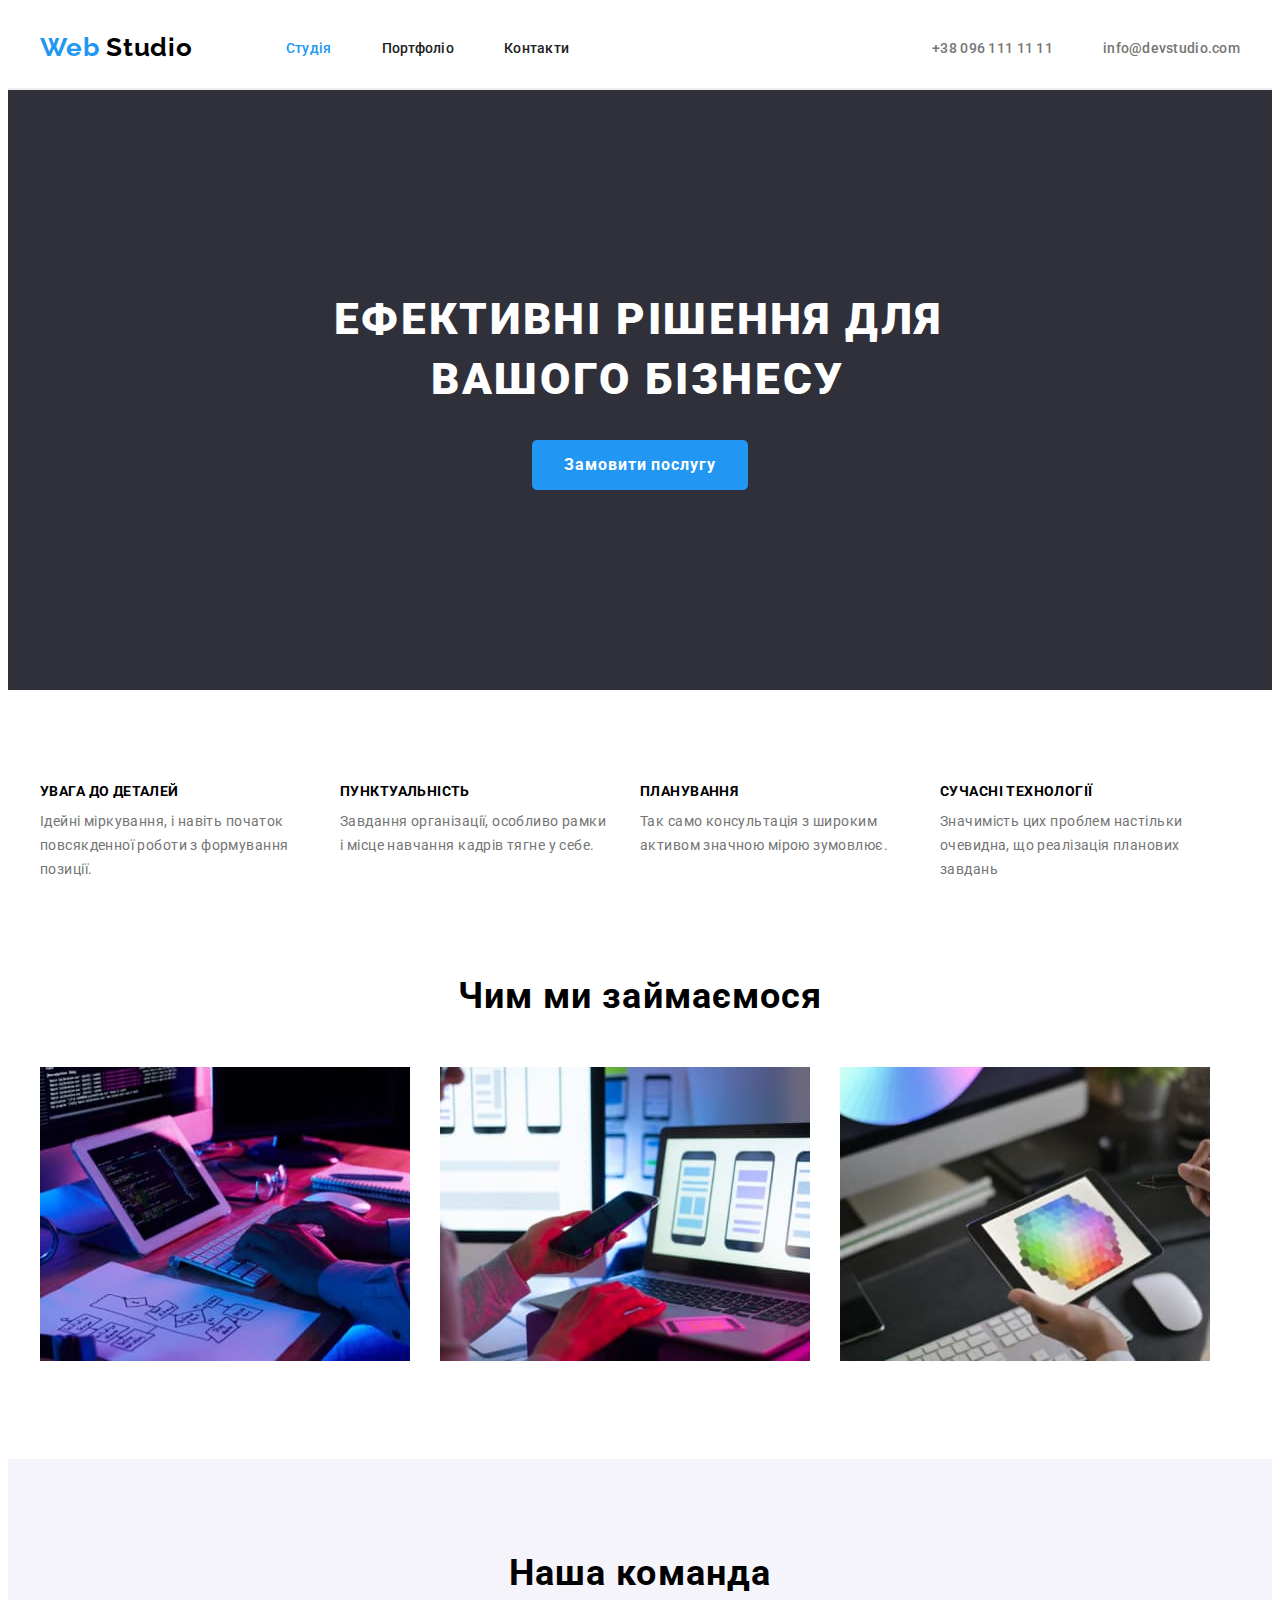
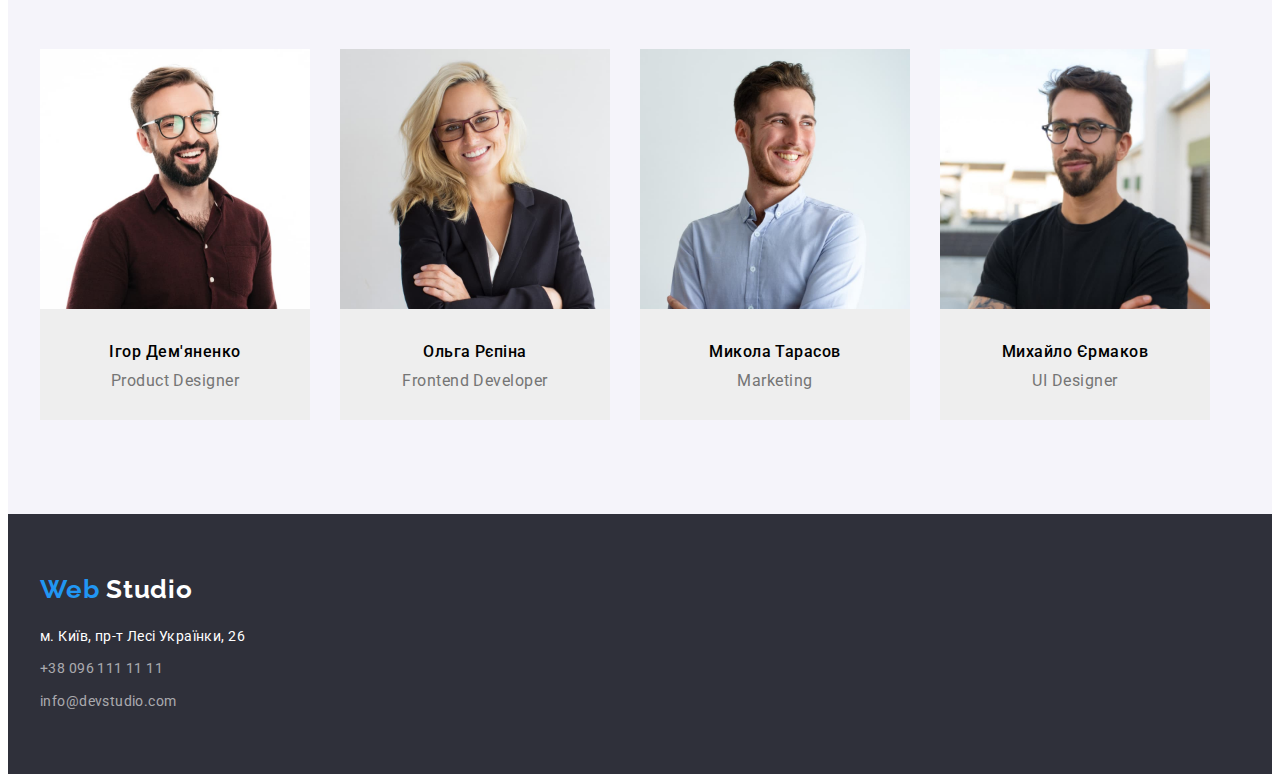
<file: index.html>
<!DOCTYPE html>
<html lang="uk">

<head>
    <meta charset="UTF-8">
    <meta http-equiv="X-UA-Compatible" content="IE=edge">
    <meta name="viewport" content="width=device-width, initial-scale=1.0">
    <link rel="preconnect" href="https://fonts.googleapis.com">
    <link rel="preconnect" href="https://fonts.gstatic.com" crossorigin>
    <link rel="stylesheet" href="https://cdnjs.cloudflare.com/ajax/libs/modern-normalize/1.1.0/modern-normalize.min.css" integrity="sha512-wpPYUAdjBVSE4KJnH1VR1HeZfpl1ub8YT/NKx4PuQ5NmX2tKuGu6U/JRp5y+Y8XG2tV+wKQpNHVUX03MfMFn9Q==" crossorigin="anonymous" referrerpolicy="no-referrer" />
    <link href="https://fonts.googleapis.com/css2?family=Raleway:wght@700&family=Roboto:wght@400;500;700;900&display=swap"
    rel="stylesheet">
    <link rel="stylesheet" href="./styles/styles.css">
    <title>WebStudio</title>
</head>

<body>
    <header class="header">
        <div class="container header-cont">
            <nav class="nav">
                <a class="logo" href="./index.html">Web <span class="logo2">Studio</span></a>
                <ul class="nav-list">
                    <li><a class="nav-link1" href="index.html">Студія</a></li>
                    <li><a class="nav-link2" href="portfolio.html">Портфоліо</a></li>
                    <li><a class="nav-link2" href="">Контакти</a></li>
                </ul>
            </nav>
            <ul class="contact-header">
                <li><a class="phone" href="tel:+380961111111">+38 096 111 11 11</a></li>
                <li><a class="email" href="mailto:info@devstudio.com">info@devstudio.com</a></li>
            </ul>
        </div>
    </header>
    <main>
        <section class="mainsection section">
            <div class="container">
                <h1 class="maintext">ЕФЕКТИВНІ РІШЕННЯ ДЛЯ ВАШОГО БІЗНЕСУ</h1>
                <button class="btn" type="button">Замовити послугу</button>
            </div>
        </section>
        <section class="section">
            <div class="container">
                <h2 hidden>Наші особливості</h2>
                <ul class="osobl-list">
                    <li class="osobl-li"><h3 class="osobl-name">УВАГА ДО ДЕТАЛЕЙ</h3><p class="osobl">Ідейні міркування, і навіть початок повсякденної роботи з формування позиції.</p></li>
                    <li class="osobl-li"><h3 class="osobl-name">ПУНКТУАЛЬНІСТЬ</h3><p class="osobl">Завдання організації, особливо рамки і місце навчання кадрів тягне у себе.</p></li>
                    <li class="osobl-li"><h3 class="osobl-name">ПЛАНУВАННЯ</h3><p class="osobl">Так само консультація з широким активом значною мірою зумовлює.</p></li>
                    <li class="osobl-li"><h3 class="osobl-name">СУЧАСНІ ТЕХНОЛОГІЇ</h3><p class="osobl">Значимість цих проблем настільки очевидна, що реалізація планових завдань</p></li>
                </ul>
            </div>
        </section>
        <section class="section1">
            <div class="container">
                <h2 class="section2">Чим ми займаємося</h2>
                <ul class="osobl-box">
                    <li><img src="./img/mainimages/box1.jpg" alt="Робота за ПК" width="370" height="294"></li>
                    <li><img src="./img/mainimages/box2.jpg" alt="Робота з Телефона" width="370" height="294"></li>
                    <li><img src="./img//mainimages/box3.jpg" alt="Робота з Планшета" width="370" height="294"></li>
                </ul>
            </div>
        </section>
        <section class="section3 section">
            <div class="container">
                <h2 class="team">Наша команда</h2>
                <ul class="teams">
                    <li class="team-name"><img src="./img/mainimages/t1.jpg" alt="Продукт дизайнер" width="270">
                        <div class="teamss">
                            <h3 class="name-team">Ігор Дем'яненко</h3>
                            <p class="working" lang="en">Product Designer</p>
                        </div>
                    </li>
                    <li class="team-name"><img src="./img/mainimages/t2.jpg" alt="FrontEnd Розробник" width="270">
                        <div class="teamss">
                            <h3 class="name-team">Ольга Рєпіна</h3>
                            <p class="working" lang="en">Frontend Developer</p>
                        </div>
                    </li>
                    <li class="team-name"><img src="./img/mainimages/t3.jpg" alt="Маркетінг" width="270">
                        <div class="teamss">
                            <h3 class="name-team">Микола Тарасов</h3>
                            <p class="working" lang="en">Marketing</p>
                        </div>
                    </li>
                    <li class="team-name"><img src="./img/mainimages/t4.jpg" alt="UI дизайнер" width="270">
                        <div class="teamss">
                            <h3 class="name-team">Михайло Єрмаков</h3>
                            <p class="working" lang="en">UI Designer</p>
                        </div>
                    </li>
                </ul>
            </div>
        </section>
    </main>
    <footer class="footer">
        <div class="container">
            <a class="logo3" href="./index.html">Web <span class="logo4">Studio</span></a>
            <address class="address">
                <ul>
                    <li class="li-footer"><a class="adresa" href="https://goo.gl/maps/CPtrU1FHBa2aNyZL9" target="_blank"
                            rel="noopener noreferrer nofollow">м. Київ, пр-т Лесі Українки, 26</a></li>
                    <li class="li-footer"><a class="mailfooter" href="tel:+380961111111">+38 096 111 11 11</a></li>
                    <li class="li-footer"><a class="mailfooter" href="mailto:info@devstudio.com">info@devstudio.com</a></li>
                </ul>
            </address>
        </div>
    </footer>
</body>

</html>
</file>
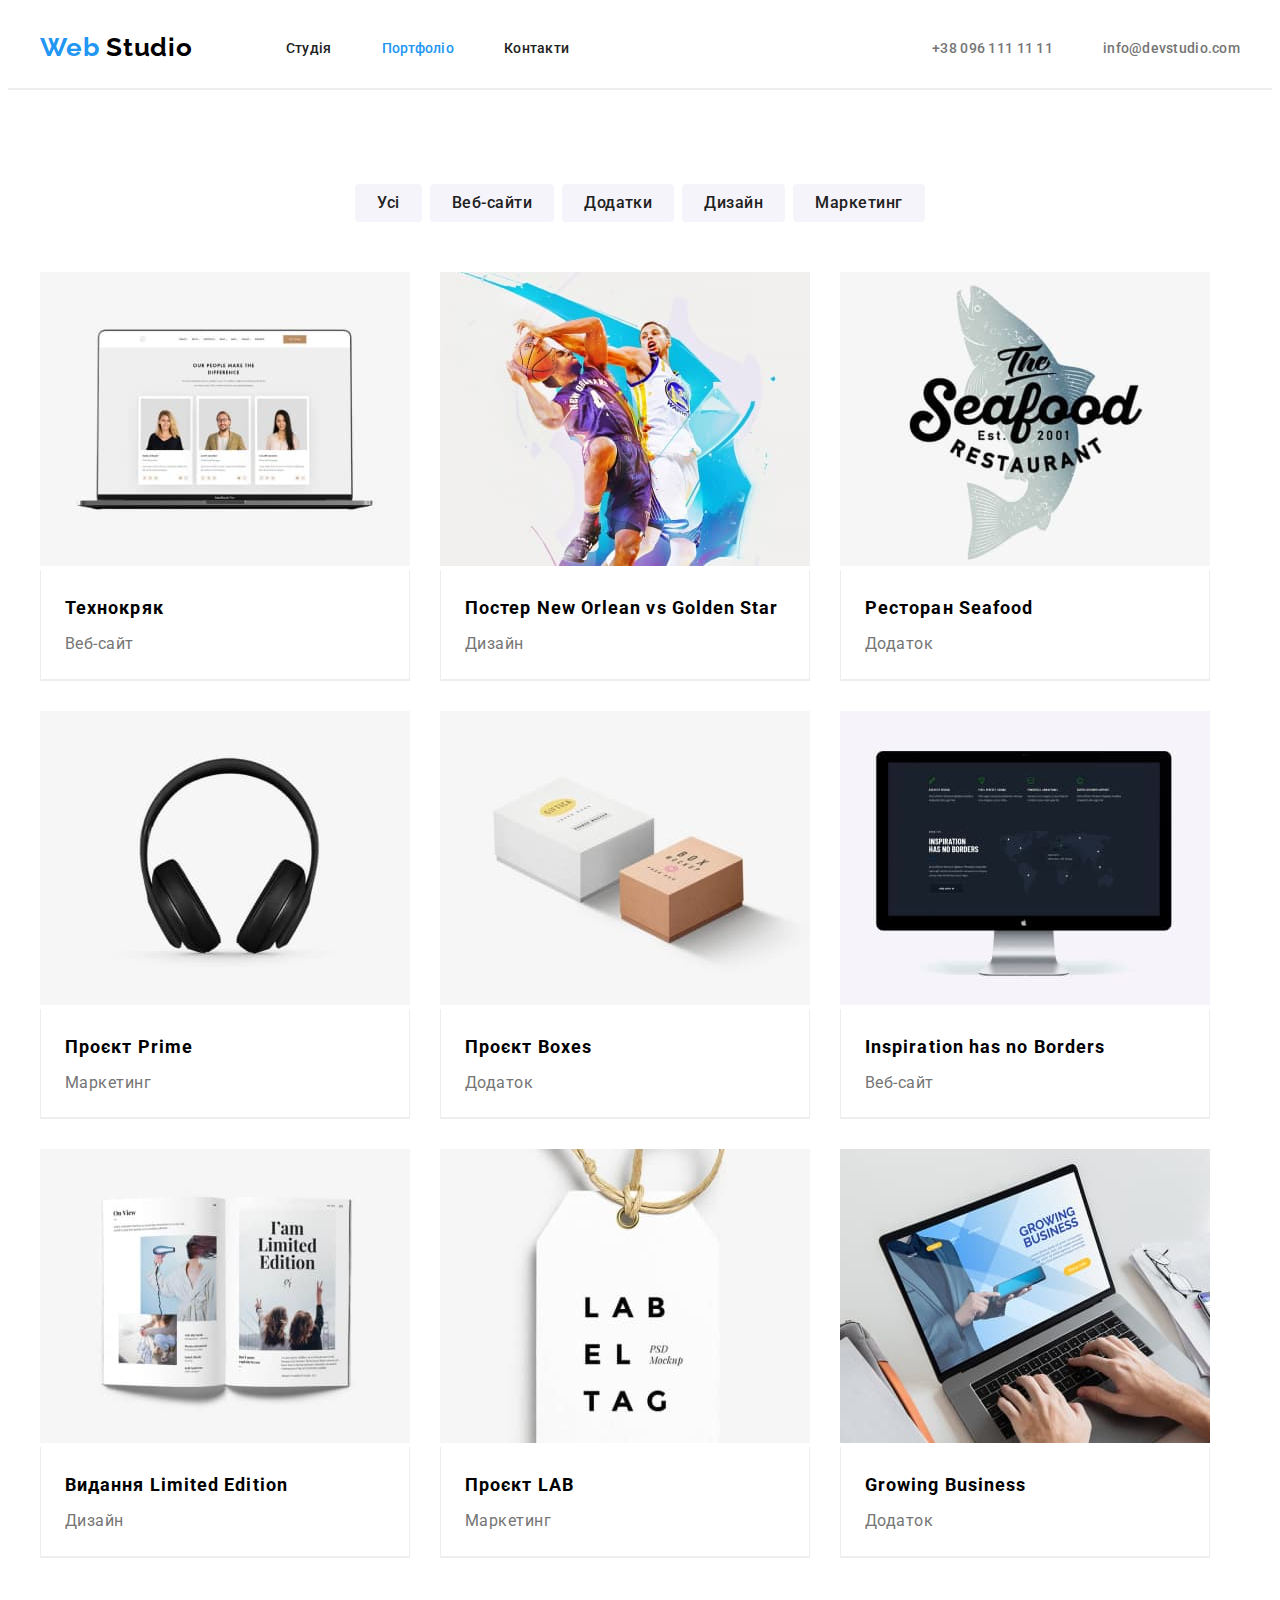
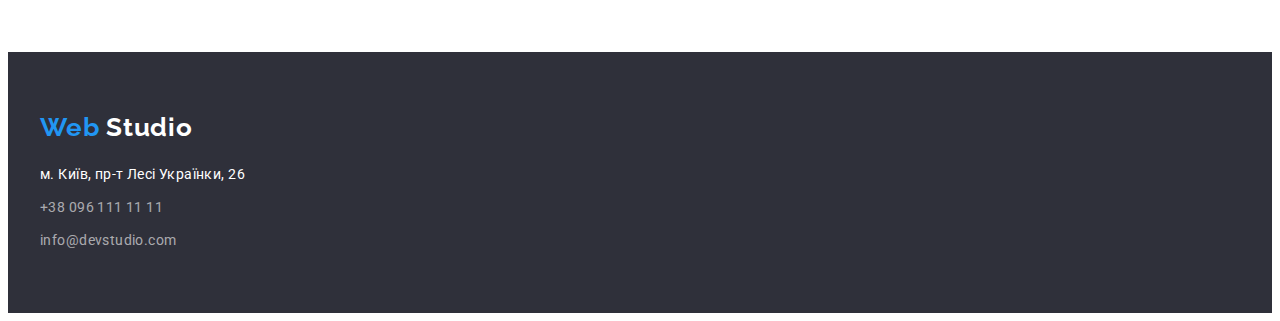
<file: portfolio.html>
<!DOCTYPE html>
<html lang="uk">
<head>
    <meta charset="UTF-8">
    <meta http-equiv="X-UA-Compatible" content="IE=edge">
    <meta name="viewport" content="width=device-width, initial-scale=1.0">
    <link rel="preconnect" href="https://fonts.googleapis.com">
    <link rel="stylesheet" href="https://cdnjs.cloudflare.com/ajax/libs/modern-normalize/1.1.0/modern-normalize.min.css"
        integrity="sha512-wpPYUAdjBVSE4KJnH1VR1HeZfpl1ub8YT/NKx4PuQ5NmX2tKuGu6U/JRp5y+Y8XG2tV+wKQpNHVUX03MfMFn9Q=="
        crossorigin="anonymous" referrerpolicy="no-referrer" />
    <link rel="preconnect" href="https://fonts.gstatic.com" crossorigin>
    <link href="https://fonts.googleapis.com/css2?family=Raleway:wght@700&family=Roboto:wght@400;500;700;900&display=swap"
    rel="stylesheet">
    <link rel="stylesheet" href="./styles/styles.css">
    <title>WebStudio</title>
</head>
<body>
    <header class="header">
        <div class="container header-cont">
            <nav class="nav">
                <a class="logo" href="./index.html">Web <span class="logo2">Studio</span></a>
                <ul class="nav-list">
                    <li><a class="nav-link2" href="index.html">Студія</a></li>
                    <li><a class="nav-link1" href="portfolio.html">Портфоліо</a></li>
                    <li><a class="nav-link2" href="">Контакти</a></li>
                </ul>
            </nav>
            <ul class="contact-header">
                <li><a class="phone" href="tel:+380961111111">+38 096 111 11 11</a></li>
                <li><a class="email" href="mailto:info@devstudio.com">info@devstudio.com</a></li>
            </ul>
        </div>
    </header>
    <main>
        <section class="section-navigation">
            <div class="container"> 
                <ul class="navigation-list">
                    <li class="navigation-text"><button class="navigation" type="button">Усі</button></li>
                    <li class="navigation-text"><button class="navigation" type="button">Веб-сайти</button></li>
                    <li class="navigation-text"><button class="navigation" type="button">Додатки</button></li>
                    <li class="navigation-text"><button class="navigation" type="button">Дизайн</button></li>
                    <li class="navigation-text"><button class="navigation" type="button">Маркетинг</button></li>
                </ul>
                <ul class="content-list">
                    <li class="content-img"><img src="./img/portfolio/1.jpg" alt="Веб-сайт" width="370" height="294">
                        <div class="project">
                            <h3 class="projects">Технокряк</h3>
                            <p class="projects-name" lang="uk">Веб-сайт</p>
                        </div>                        
                    </li>
                    <li class="content-img"><img src="./img/portfolio/2.jpg" alt="Дизайн" width="370" height="294">
                        <div class="project">
                            <h3 class="projects">Постер New Orlean vs Golden Star</h3>
                            <p class="projects-name" lang="uk">Дизайн</p>
                        </div>
                    </li>
                    <li class="content-img"><img src="./img/portfolio/3.jpg" alt="Маркетінг" width="370" height="294">
                        <div class="project">
                            <h3 class="projects">Ресторан Seafood</h3>
                            <p class="projects-name" lang="uk">Додаток</p>
                        </div>
                    </li>
                    <li class="content-img"><img src="./img/portfolio/4.jpg" alt="Маркетинг" width="370" height="294">
                        <div class="project">
                            <h3 class="projects">Проєкт Prime</h3>
                            <p class="projects-name" lang="uk">Маркетинг</p>
                        </div>
                    </li>
                    <li class="content-img"><img src="./img/portfolio/5.jpg" alt="Додаток" width="370" height="294">
                        <div class="project">
                            <h3 class="projects">Проєкт Boxes</h3>
                            <p class="projects-name" lang="uk">Додаток</p>
                        </div>
                    </li>
                    <li class="content-img"><img src="./img/portfolio/6.jpg" alt="Веб-сайт" width="370" height="294">
                        <div class="project">
                            <h3 class="projects">Inspiration has no Borders</h3>
                            <p class="projects-name" lang="uk">Веб-сайт</p>
                        </div>
                    </li>
                    <li class="content-img"><img src="./img/portfolio/7.jpg" alt="Дизайн" width="370" height="294">
                        <div class="project">
                            <h3 class="projects">Видання Limited Edition</h3>
                            <p class="projects-name" lang="uk">Дизайн</p>
                        </div>
                    </li>
                    <li class="content-img"><img src="./img/portfolio/8.jpg" alt="Маркетинг" width="370" height="294">
                        <div class="project">
                            <h3 class="projects">Проєкт LAB</h3>
                            <p class="projects-name" lang="uk">Маркетинг</p>
                        </div>
                    </li>
                    <li class="content-img"><img src="./img/portfolio/9.jpg" alt="Додаток" width="370" height="294">
                        <div class="project">
                            <h3 class="projects">Growing Business</h3>
                            <p class="projects-name" lang="uk">Додаток</p>
                        </div>
                    </li>
                </ul>
            </div>
        </section>
    </main>
    <footer class="footer">
        <div class="container">
            <div class="logo-studio">
                <a class="logo3" href="./index.html">Web <span class="logo4">Studio</span></a>
            </div>
            <address class="address">
                <ul>
                    <li class="li-footer"><a class="adresa" href="https://goo.gl/maps/CPtrU1FHBa2aNyZL9" target="_blank"
                            rel="noopener noreferrer nofollow">м. Київ, пр-т Лесі Українки, 26</a></li>
                    <li class="li-footer"><a class="mailfooter" href="tel:+380961111111">+38 096 111 11 11</a></li>
                    <li class="li-footer"><a class="mailfooter" href="mailto:info@devstudio.com">info@devstudio.com</a></li>
                </ul>
            </address>
        </div>
    </footer>
</body>
</html>
</file>
<file: styles/styles.css>
p,
h1,
h2,
h3,
h4,
h5,
h6 {
    margin: 0;
}

ul,ol {
    margin: 0;
    padding-left: 0;
}

p {
    color: #757575;
}

a {
    text-decoration: none;
}

li {
    list-style-type: none
}

body {
    font-family: 'Roboto', sans-serif;
}
.container {
    width: 1200px;
    padding-left: 15px;
    padding-right: 15px;
    margin: 0 auto;
}
.section {
    padding-top: 94px;
    padding-bottom: 94px;
}
.logo {
    font-family: 'Raleway', sans-serif;
    color: #2196F3;
    font-weight: 700;
    font-size: 26px;
    line-height: 1.2;
    /* identical to box height */
    
    letter-spacing: 0.03em
}
.logo2 {
    color: #000000;
}
.logo3 {
    font-family: 'Raleway', sans-serif;
    color: #2196F3;
    font-weight: 700;
    font-size: 26px;
    line-height: 1.19;
    letter-spacing: 0.03em;
    display: block;
    margin-bottom: 20px;

}
.logo4 {
    color: #FFFFFF;
}
.mainsection {
    background: #2F303A;
    padding-top: 200px;
    padding-bottom: 200px;
}
.maintext {
    font-weight: 900;
    font-size: 44px;
    line-height: 1.36;    
    text-align: center;
    letter-spacing: 0.06em;
    text-transform: uppercase;    
    color: #FFFFFF;
    margin-left: 250px;
    margin-bottom: 30px;
    width: 696px;
}
.email {
    color: #757575;
    text-decoration: none;
    font-weight: 500;
    font-size: 14px;
    line-height: 1.14;
    letter-spacing: 0.02em
}
.email:hover {
    color: #2196F3;
}
.phone {
    color: #757575;
    text-decoration: none;
    font-weight: 500;
    font-size: 14px;
    line-height: 1.14;
    letter-spacing: 0.02em
}
.phone:hover {
    color: #2196F3;
}
.btn {
    cursor: pointer;
    font-family: inherit;
    font-weight: 700;
    font-size: 16px;
    line-height: 1.87;    
    letter-spacing: 0.06em;    
    color: #FFFFFF;
    background: #2196F3;
    margin: 0 auto;
    display: block;
    border: none;
    padding-top: 10px;
    padding-bottom: 10px;
    padding-left: 32px;
    padding-right: 32px;
    border-radius: 5px;
}
.osobl-li {
    width: 270px;
}
.osobl-name {
    font-weight: 700;
    font-size: 14px;
    line-height: 1.14;
    letter-spacing: 0.03em;
    text-transform: uppercase;
    margin-bottom: 10px;
}
.osobl-list {
    display: flex;
    gap: 30px;
}
.osobl-box {
    display: flex;
    gap: 30px;
}
.osobl {
    font-size: 14px;
    line-height: 1.71;
    letter-spacing: 0.03em;
    color: #757575;
}
.section1 {
    padding-bottom: 94px;
}
.section2 {
    font-size: 36px;
    font-weight: 700;
    line-height: 1.16;
    text-align: center;
    letter-spacing: 0.03em;
    margin-bottom: 50px;
}
.section3 {
    background-color: #F5F4FA;
}
.team {
    font-size: 36px;
    line-height: 1.16;
    text-align: center;
    letter-spacing: 0.03em;
    margin-bottom: 54px;
}
.teamss {
    padding-top: 30px;
    padding-bottom: 30px;
}
.teams {
    display: flex;
    gap: 30px;
}
.team-name {
    background-color: #EEEEEE;
}
.header {
    border-bottom: 2px solid #EEEEEE;
    padding-top: 24px;
    padding-bottom: 25px;
}
.header-cont {
    display: flex;
    align-items: center;
}
.contact-header {
    display: flex;
    margin-left: auto;
    gap: 50px;

}
.nav {
    display: flex;
    align-items: center;
}
.nav-list {
    display: flex;
    margin-left: 93px;
    gap: 50px;
}
.nav-link1 {

    color: #2196F3;
    font-weight: 500;
    font-size: 14px;
    line-height: 1.14;
    letter-spacing: 0.02em;
}
.nav-link2 {
    color: #212121;
    font-weight: 500;
    font-size: 14px;
    line-height: 1.14;
    letter-spacing: 0.02em;
}
.nav-link2:hover {
    color: #2196F3;
}
.nav-link1:hover {
    color: #2196F3;
}
.navigation-container {
    height: 54px;
    margin-left: 515px;
}
.navigation {
    color: #212121;
    font-family: inherit;
    font-weight: 500;
    font-size: 16px;
    line-height: 1.6;
    text-align: center;
    letter-spacing: 0.03em;
    background: #F5F4FA;
    border: none;
    padding: 6px 22px;
    border-radius: 4px;
}
.navigation-list {
    display: flex;
    gap: 8px;
    justify-content: center;
    margin-bottom: 50px;
}
.navigation:hover {
    color: #FFFFFF;
    background-color: #2196F3;
}
.content {
    margin-left: 215px;
    margin-right: 215px;
}
.name-team {
    font-weight: 500;
    font-size: 16px;
    line-height: 1.1;
    text-align: center;
    letter-spacing: 0.03em;

}
.content-list {
    display: flex;
    flex-wrap: wrap;
    gap: 30px;
}
.working {
    text-align: center;
    letter-spacing: 0.03em;
    margin-top: 10px;
}
.section-navigation {
    padding-top: 94px;
    padding-bottom: 94px;
    
}
.projects {
    font-weight: 700;
    font-size: 18px;
    line-height: 2;
    letter-spacing: 0.06em;
    margin-bottom: 4px;
}
.project {
    padding-top: 20px;
    padding-left: 24px;
    padding-right: 24px;
    padding-bottom: 20px;
    border-left: 1px solid #EEEEEE;
    border-right: 1px solid #EEEEEE;
    border-bottom: 2px solid #EEEEEE;
}
.projects-name {
    line-height: 1.8;
    letter-spacing: 0.03em;
}
.footer {
    padding-top: 60px;
    padding-bottom: 60px;
    background: #2F303A;  
}
.address {
    font-style: normal;
}
.address-item {
    font-size: 14px;
    line-height: 1.7;
    letter-spacing: 0.03em;
}
.adresa {
    color: #FFFFFF;
    font-size: 14px;
    line-height: 1.71;
    letter-spacing: 0.03em;
}
.mailfooter {
    font-size: 14px;
    line-height: 1.71;    
    letter-spacing: 0.03em;    
    color: rgba(255, 255, 255, 0.6);
}
.li-footer:nth-last-child(n+2) {
    margin-bottom: 9px;
}
</file>
